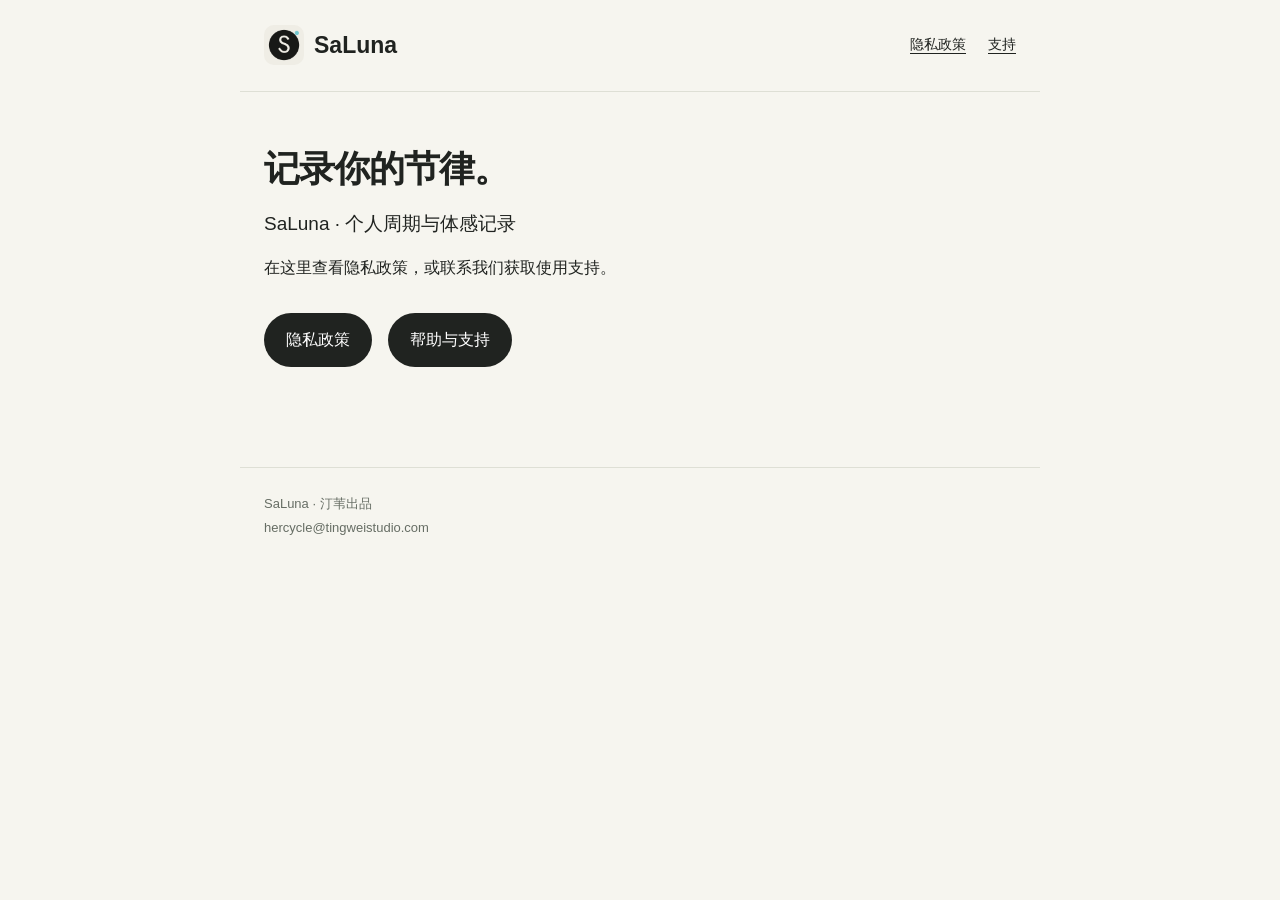
<file: index.html>
<!doctype html>
<html lang="zh-CN"><head><meta charset="utf-8"><meta name="viewport" content="width=device-width,initial-scale=1"><title>记录你的节律 · SaLuna</title><link rel="icon" href="icon.png"><link rel="stylesheet" href="style.css"></head><body><header><a class="brand" href="index.html"><img src="icon.png" alt="">SaLuna</a><nav><a href="privacy.html">隐私政策</a><a href="support.html">支持</a></nav></header><main><h1>记录你的节律。</h1><p class="intro">SaLuna · 个人周期与体感记录</p><p>在这里查看隐私政策，或联系我们获取使用支持。</p><div class="links"><a href="privacy.html">隐私政策</a><a href="support.html">帮助与支持</a></div></main><footer>SaLuna · 汀苇出品<br>hercycle@tingweistudio.com</footer></body></html>
</file>
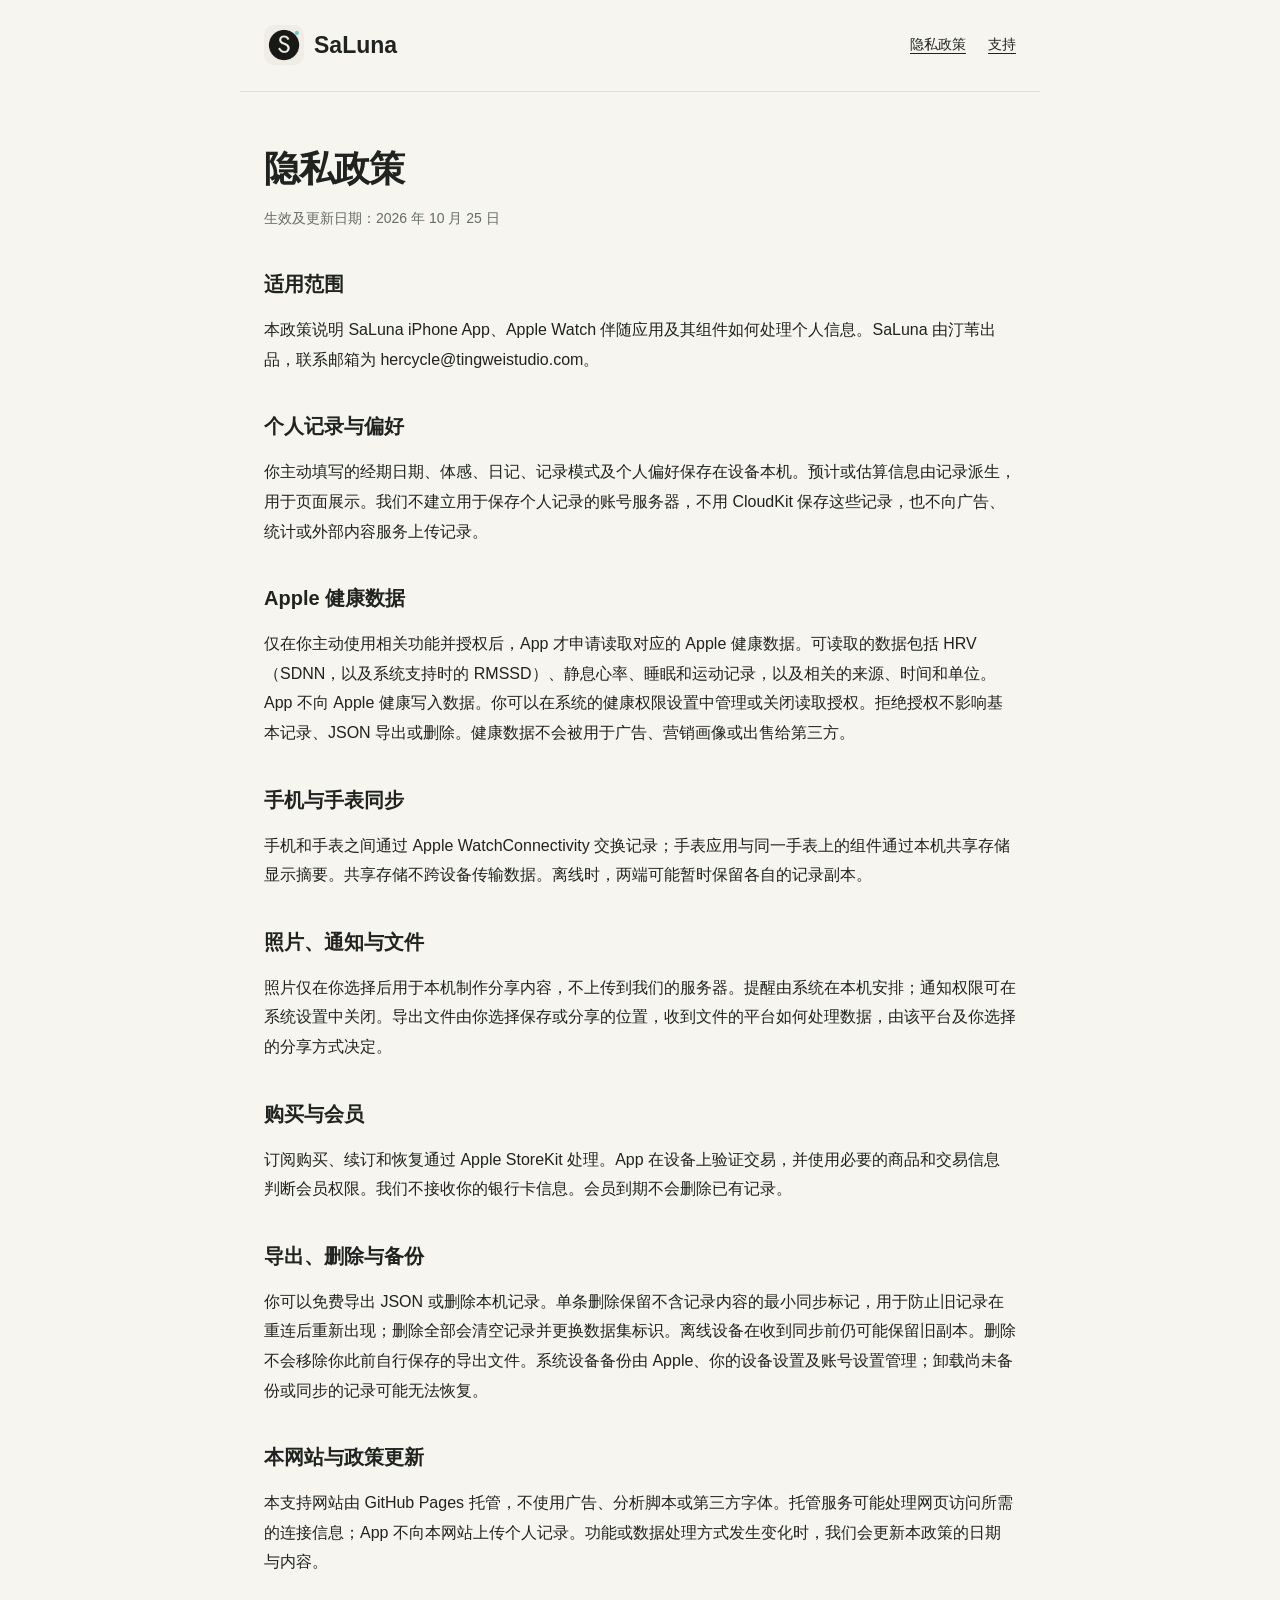
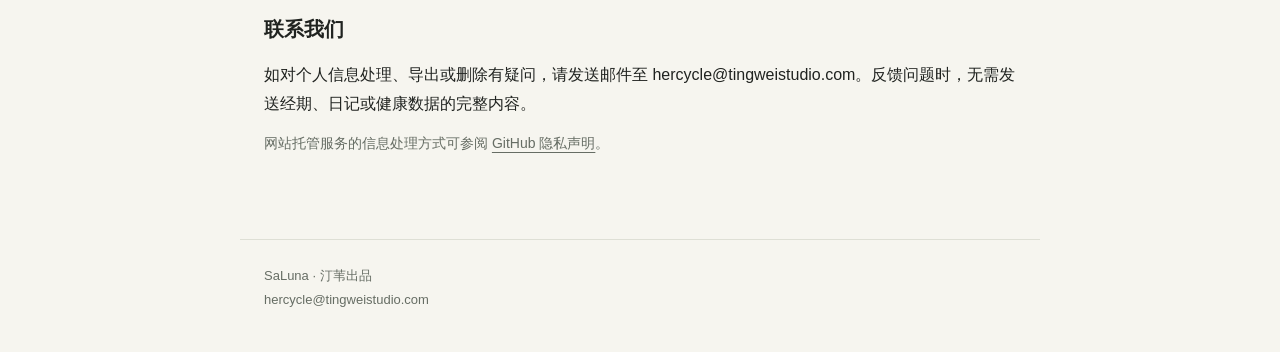
<file: privacy.html>
<!doctype html>
<html lang="zh-CN"><head><meta charset="utf-8"><meta name="viewport" content="width=device-width,initial-scale=1"><title>隐私政策 · SaLuna</title><link rel="icon" href="icon.png"><link rel="stylesheet" href="style.css"></head><body><header><a class="brand" href="index.html"><img src="icon.png" alt="">SaLuna</a><nav><a href="privacy.html">隐私政策</a><a href="support.html">支持</a></nav></header><main><h1>隐私政策</h1><p class="muted">生效及更新日期：2026 年 10 月 25 日</p><section><h2>适用范围</h2><p>本政策说明 SaLuna iPhone App、Apple Watch 伴随应用及其组件如何处理个人信息。SaLuna 由汀苇出品，联系邮箱为 hercycle@tingweistudio.com。</p></section><section><h2>个人记录与偏好</h2><p>你主动填写的经期日期、体感、日记、记录模式及个人偏好保存在设备本机。预计或估算信息由记录派生，用于页面展示。我们不建立用于保存个人记录的账号服务器，不用 CloudKit 保存这些记录，也不向广告、统计或外部内容服务上传记录。</p></section><section><h2>Apple 健康数据</h2><p>仅在你主动使用相关功能并授权后，App 才申请读取对应的 Apple 健康数据。可读取的数据包括 HRV（SDNN，以及系统支持时的 RMSSD）、静息心率、睡眠和运动记录，以及相关的来源、时间和单位。App 不向 Apple 健康写入数据。你可以在系统的健康权限设置中管理或关闭读取授权。拒绝授权不影响基本记录、JSON 导出或删除。健康数据不会被用于广告、营销画像或出售给第三方。</p></section><section><h2>手机与手表同步</h2><p>手机和手表之间通过 Apple WatchConnectivity 交换记录；手表应用与同一手表上的组件通过本机共享存储显示摘要。共享存储不跨设备传输数据。离线时，两端可能暂时保留各自的记录副本。</p></section><section><h2>照片、通知与文件</h2><p>照片仅在你选择后用于本机制作分享内容，不上传到我们的服务器。提醒由系统在本机安排；通知权限可在系统设置中关闭。导出文件由你选择保存或分享的位置，收到文件的平台如何处理数据，由该平台及你选择的分享方式决定。</p></section><section><h2>购买与会员</h2><p>订阅购买、续订和恢复通过 Apple StoreKit 处理。App 在设备上验证交易，并使用必要的商品和交易信息判断会员权限。我们不接收你的银行卡信息。会员到期不会删除已有记录。</p></section><section><h2>导出、删除与备份</h2><p>你可以免费导出 JSON 或删除本机记录。单条删除保留不含记录内容的最小同步标记，用于防止旧记录在重连后重新出现；删除全部会清空记录并更换数据集标识。离线设备在收到同步前仍可能保留旧副本。删除不会移除你此前自行保存的导出文件。系统设备备份由 Apple、你的设备设置及账号设置管理；卸载尚未备份或同步的记录可能无法恢复。</p></section><section><h2>本网站与政策更新</h2><p>本支持网站由 GitHub Pages 托管，不使用广告、分析脚本或第三方字体。托管服务可能处理网页访问所需的连接信息；App 不向本网站上传个人记录。功能或数据处理方式发生变化时，我们会更新本政策的日期与内容。</p></section><section><h2>联系我们</h2><p>如对个人信息处理、导出或删除有疑问，请发送邮件至 hercycle@tingweistudio.com。反馈问题时，无需发送经期、日记或健康数据的完整内容。</p></section><p class="muted">网站托管服务的信息处理方式可参阅 <a href="https://docs.github.com/en/site-policy/privacy-policies/github-general-privacy-statement">GitHub 隐私声明</a>。</p></main><footer>SaLuna · 汀苇出品<br>hercycle@tingweistudio.com</footer></body></html>
</file>
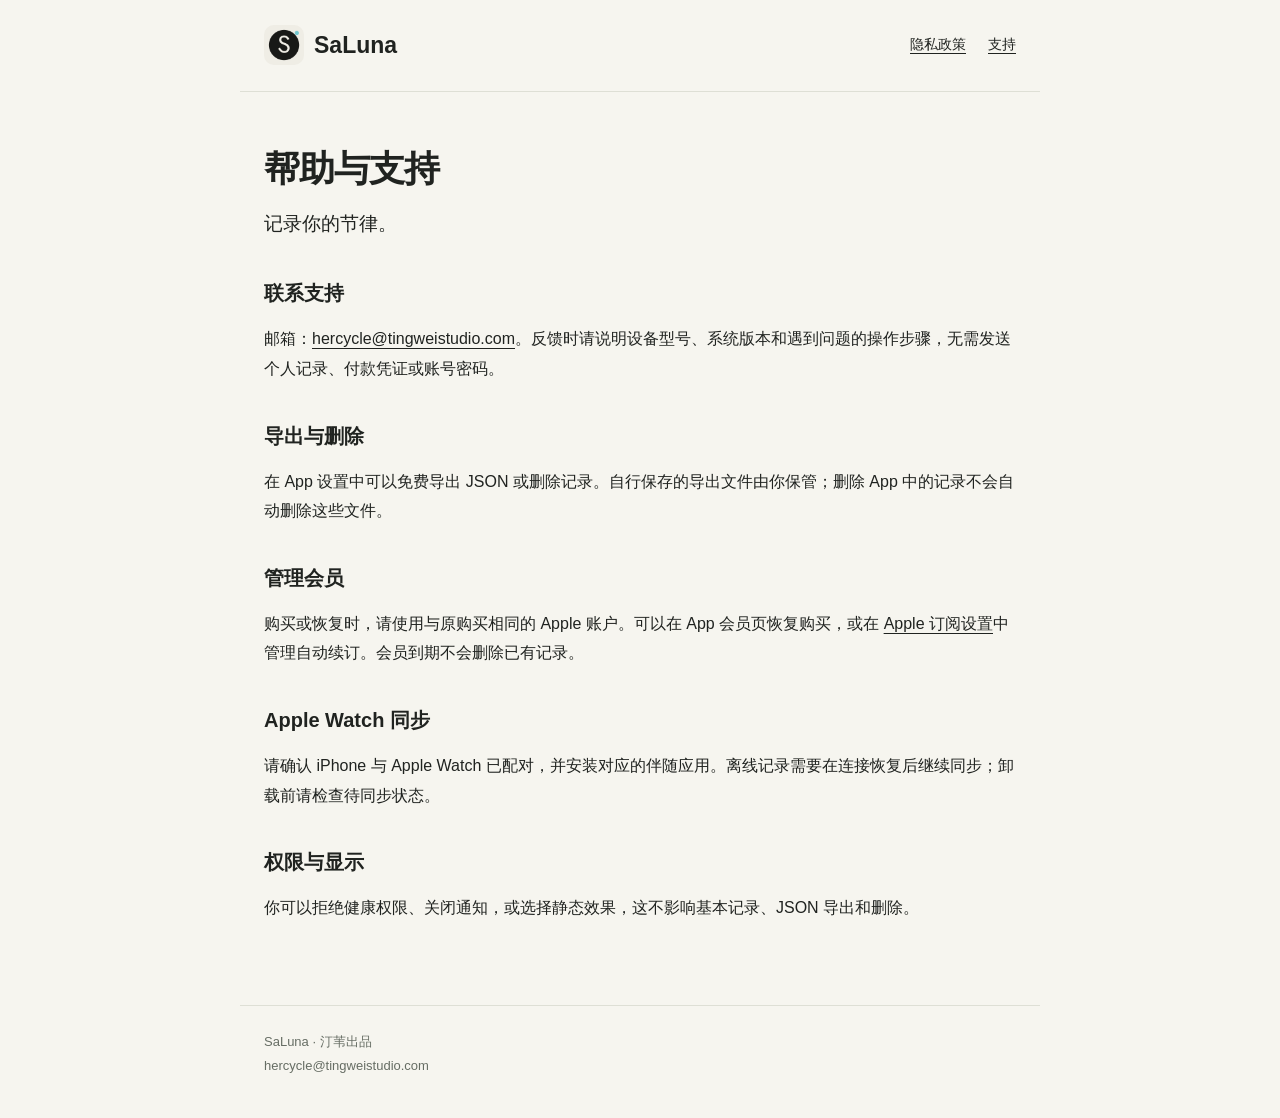
<file: support.html>
<!doctype html>
<html lang="zh-CN"><head><meta charset="utf-8"><meta name="viewport" content="width=device-width,initial-scale=1"><title>帮助与支持 · SaLuna</title><link rel="icon" href="icon.png"><link rel="stylesheet" href="style.css"></head><body><header><a class="brand" href="index.html"><img src="icon.png" alt="">SaLuna</a><nav><a href="privacy.html">隐私政策</a><a href="support.html">支持</a></nav></header><main><h1>帮助与支持</h1><p class="intro">记录你的节律。</p><section><h2>联系支持</h2><p>邮箱：<a href="mailto:hercycle@tingweistudio.com">hercycle@tingweistudio.com</a>。反馈时请说明设备型号、系统版本和遇到问题的操作步骤，无需发送个人记录、付款凭证或账号密码。</p></section><section><h2>导出与删除</h2><p>在 App 设置中可以免费导出 JSON 或删除记录。自行保存的导出文件由你保管；删除 App 中的记录不会自动删除这些文件。</p></section><section><h2>管理会员</h2><p>购买或恢复时，请使用与原购买相同的 Apple 账户。可以在 App 会员页恢复购买，或在 <a href="https://apps.apple.com/account/subscriptions">Apple 订阅设置</a>中管理自动续订。会员到期不会删除已有记录。</p></section><section><h2>Apple Watch 同步</h2><p>请确认 iPhone 与 Apple Watch 已配对，并安装对应的伴随应用。离线记录需要在连接恢复后继续同步；卸载前请检查待同步状态。</p></section><section><h2>权限与显示</h2><p>你可以拒绝健康权限、关闭通知，或选择静态效果，这不影响基本记录、JSON 导出和删除。</p></section></main><footer>SaLuna · 汀苇出品<br>hercycle@tingweistudio.com</footer></body></html>
</file>
<file: style.css>
*{box-sizing:border-box}html{color-scheme:light}body{margin:0;background:#f6f5ef;color:#202320;font:16px/1.85 -apple-system,BlinkMacSystemFont,"PingFang SC","Microsoft YaHei",sans-serif}header,main,footer{max-width:800px;margin:auto;padding:24px}header{display:flex;align-items:center;justify-content:space-between;border-bottom:1px solid #dedfd5}.brand{display:flex;align-items:center;gap:10px;font-size:23px;font-weight:650;text-decoration:none}.brand img{width:40px;height:40px;border-radius:10px}a{color:inherit;text-underline-offset:4px}nav{display:flex;gap:22px;font-size:14px}main{padding-top:54px;padding-bottom:70px}h1{font-size:36px;line-height:1.3;margin:0 0 14px;letter-spacing:-1px}h2{font-size:20px;margin:34px 0 10px}p{margin:12px 0}.muted{color:#666d64;font-size:14px}.intro{font-size:19px;max-width:620px}.links{display:flex;gap:16px;flex-wrap:wrap;margin:30px 0}.links a{background:#202320;color:#fff;padding:12px 22px;border-radius:99px;text-decoration:none}footer{border-top:1px solid #dedfd5;color:#666d64;font-size:13px;padding-bottom:40px}@media(max-width:550px){header,main,footer{padding-left:22px;padding-right:22px}h1{font-size:29px}nav{gap:14px}main{padding-top:36px}}
</file>
